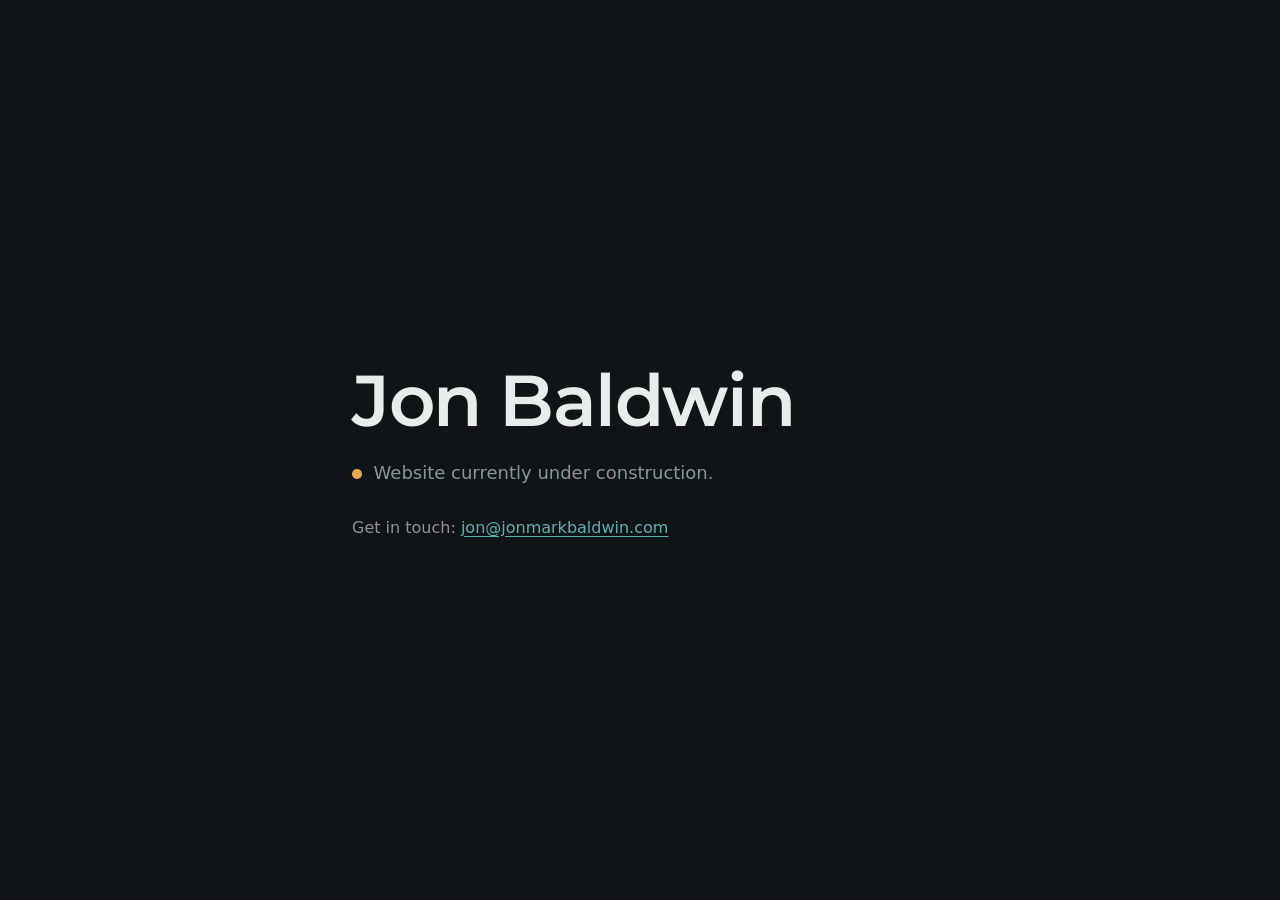
<file: index.html>
<!DOCTYPE html>
<html lang="en">
<head>
  <meta charset="UTF-8">
  <meta name="viewport" content="width=device-width, initial-scale=1">
  <title>Jon Baldwin | Under construction</title>
  <meta name="description" content="jonmarkbaldwin.com is currently under construction. Back soon.">
  <meta name="robots" content="noindex">

  <link rel="icon" href="/mark.svg" type="image/svg+xml">
  <link rel="icon" href="/favicon.ico" sizes="any">
  <link rel="apple-touch-icon" href="/apple-touch-icon.png">
  <link rel="manifest" href="/site.webmanifest">

 <link rel="preconnect" href="https://fonts.googleapis.com">
<link rel="preconnect" href="https://fonts.gstatic.com" crossorigin>
<link href="https://fonts.googleapis.com/css2?family=Montserrat:ital,wght@0,100..900;1,100..900&display=swap" rel="stylesheet">


  <style>
    :root {
      --bg: #0F1417;
      --text: #E8ECEB;
      --muted: #8A9694;
      --teal: #5CB3AD;
      --amber: #E7A94C;
    }

    * { box-sizing: border-box; margin: 0; padding: 0; }

    html, body { height: 100%; }

    body {
      background: var(--bg);
      color: var(--text);
      font-family: "Inter", system-ui, sans-serif;
      display: flex;
      align-items: center;
      justify-content: center;
      padding: 2rem;
    }

    main {
      max-width: 36rem;
      width: 100%;
    }

    .name {
      font-family: "Montserrat", sans-serif;
      font-weight: 600;
      font-size: clamp(2.5rem, 8vw, 4.5rem);
      line-height: 1.05;
      letter-spacing: -0.02em;
    }

    .status {
      margin-top: 1.25rem;
      font-size: 1.125rem;
      color: var(--muted);
      line-height: 1.5;
    }

    .status::before {
      content: "";
      display: inline-block;
      width: 0.6rem;
      height: 0.6rem;
      border-radius: 50%;
      background: var(--amber);
      margin-right: 0.75rem;
      vertical-align: middle;
    }

    a {
      color: var(--teal);
      text-underline-offset: 0.2em;
    }

    a:focus-visible {
      outline: 2px solid var(--teal);
      outline-offset: 3px;
    }

    .contact {
      margin-top: 2rem;
      font-size: 1rem;
      color: var(--muted);
    }
  </style>
</head>
<body>
  <main>
    <h1 class="name">Jon Baldwin</h1>
    <p class="status">Website currently under construction.</p>
    <p class="contact">Get in touch: <a href="mailto:jon@jonmarkbaldwin.com">jon@jonmarkbaldwin.com</a></p>
  </main>
</body>
</html>
</file>
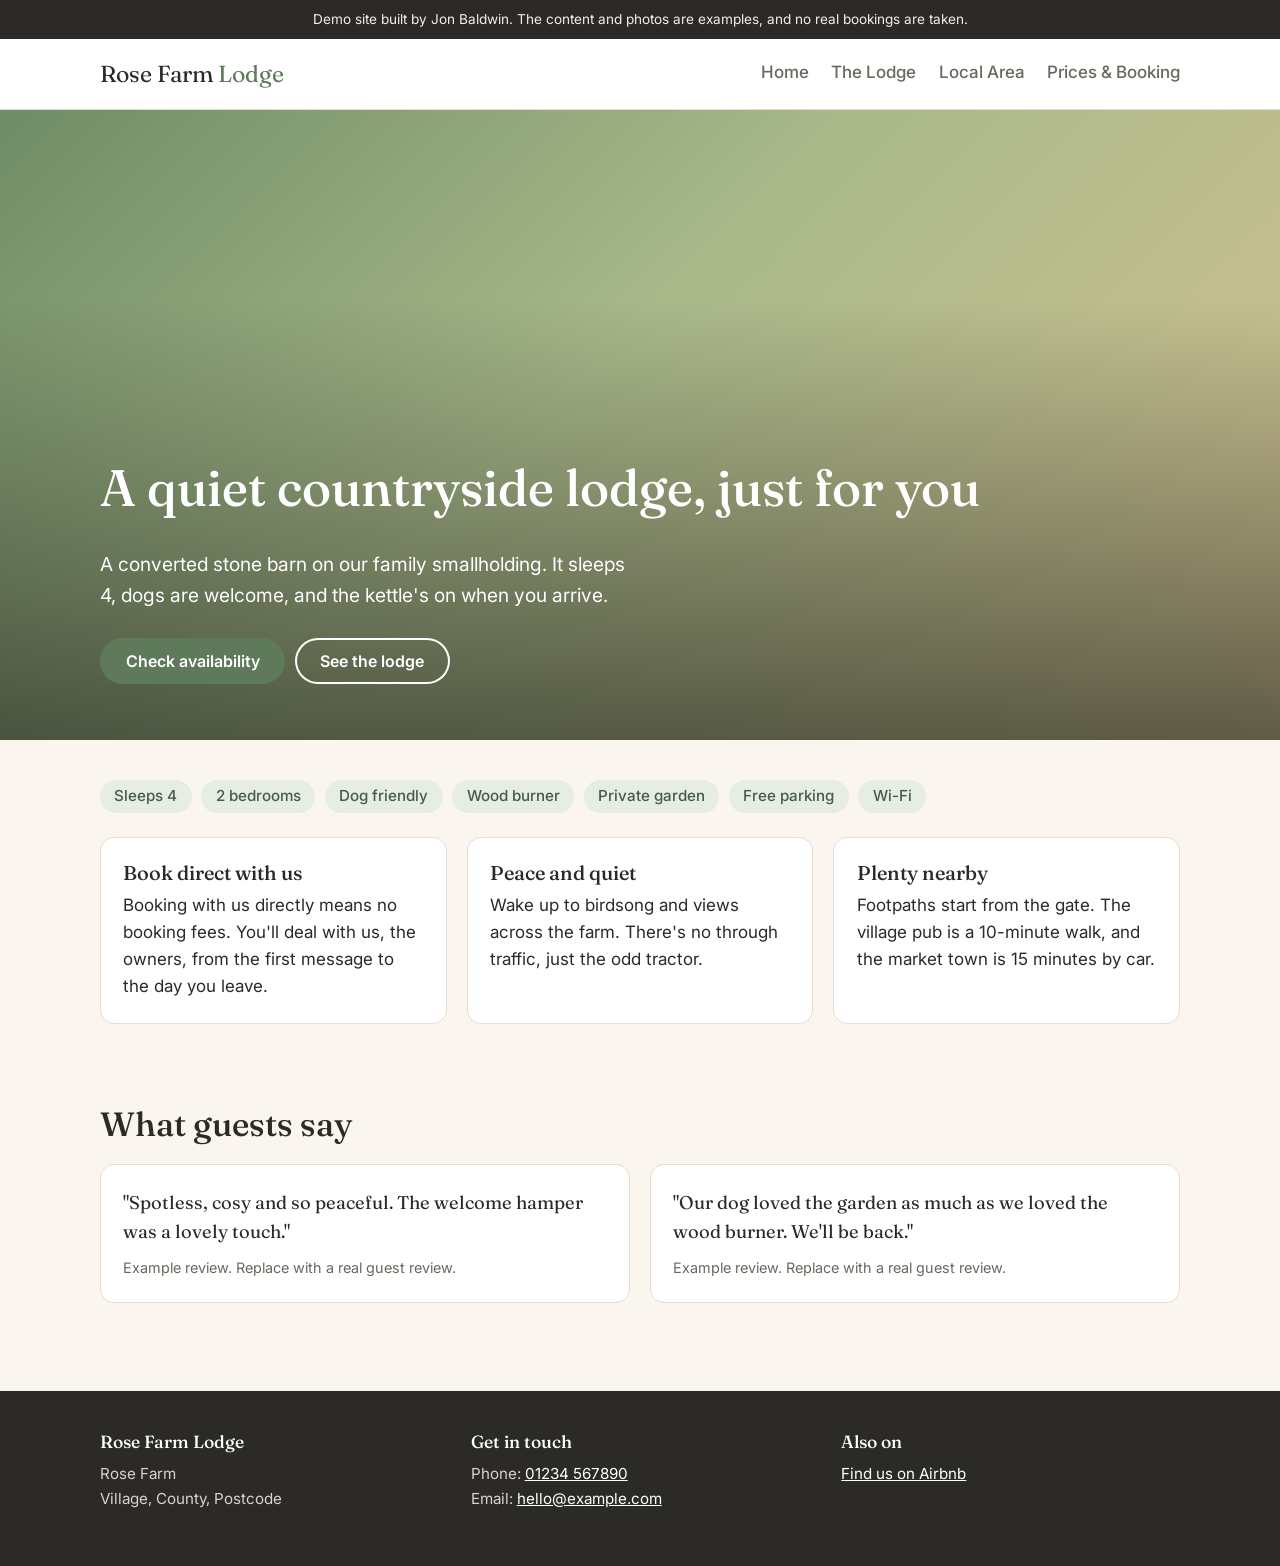
<file: lab/rose-farm-lodge/index.html>
<!DOCTYPE html>
<html lang="en-GB">
<head>
<meta charset="UTF-8">
<meta name="viewport" content="width=device-width, initial-scale=1.0">
<title>Rose Farm Lodge</title>
<meta name="description" content="Demo holiday lodge website with an availability calendar and booking request form.">
<meta name="robots" content="noindex, nofollow">
<link rel="preconnect" href="https://fonts.googleapis.com">
<link rel="preconnect" href="https://fonts.gstatic.com" crossorigin>
<link href="https://fonts.googleapis.com/css2?family=Fraunces:opsz,wght@9..144,400;9..144,500&family=Inter:wght@400;500;600&display=swap" rel="stylesheet">
<link rel="stylesheet" href="/lab/rose-farm-lodge/lodge.css">
</head>
<body data-page="home">
<!-- Page content comes from /lab/rose-farm-lodge/content/*.json (edited in Pages CMS). -->
<div class="demo-banner" id="banner"></div>
<header class="c-header" id="header"><div class="wrap"><span class="c-logo">Rose Farm <span>Lodge</span></span></div></header>
<main id="main"><noscript><section class="page-head"><div class="wrap"><p>Please turn on JavaScript to view this page.</p></div></section></noscript></main>
<footer class="c-footer" id="footer"></footer>
<script src="/lab/rose-farm-lodge/site.js"></script>
</body>
</html>
</file>
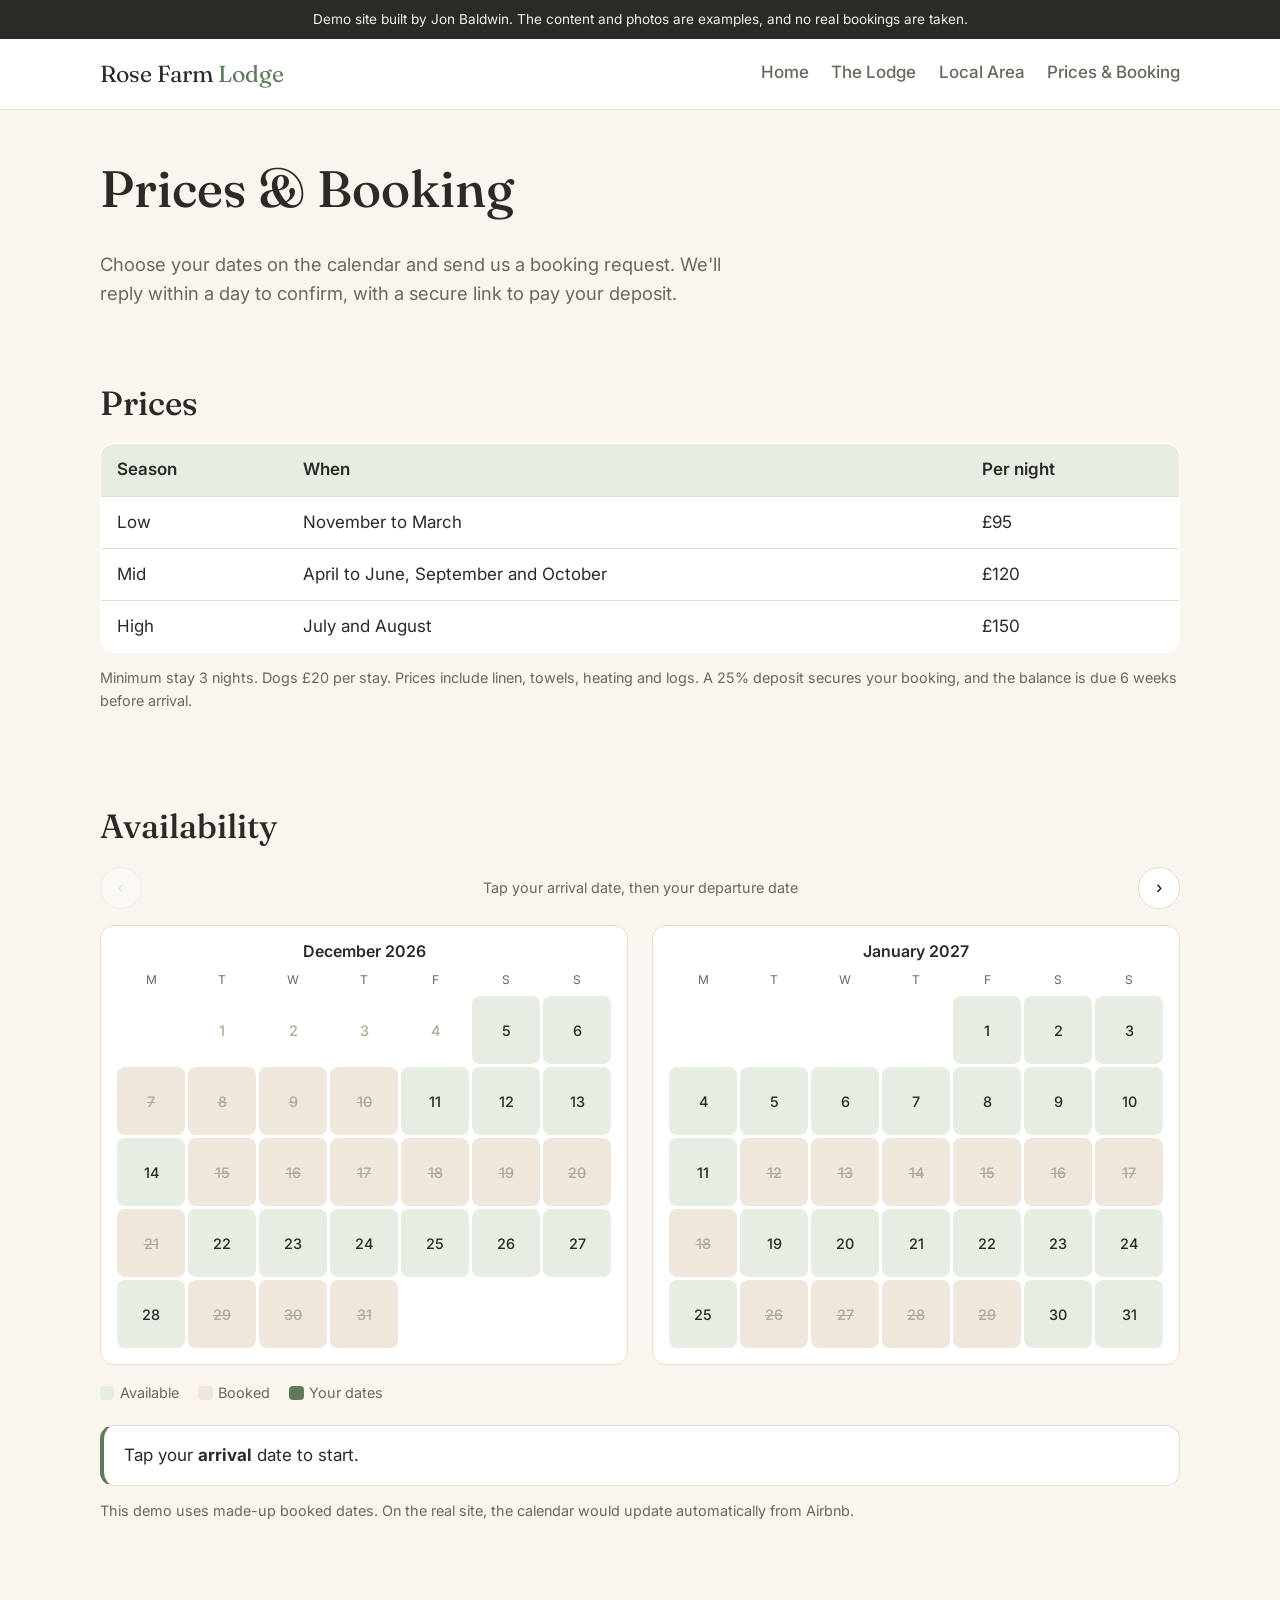
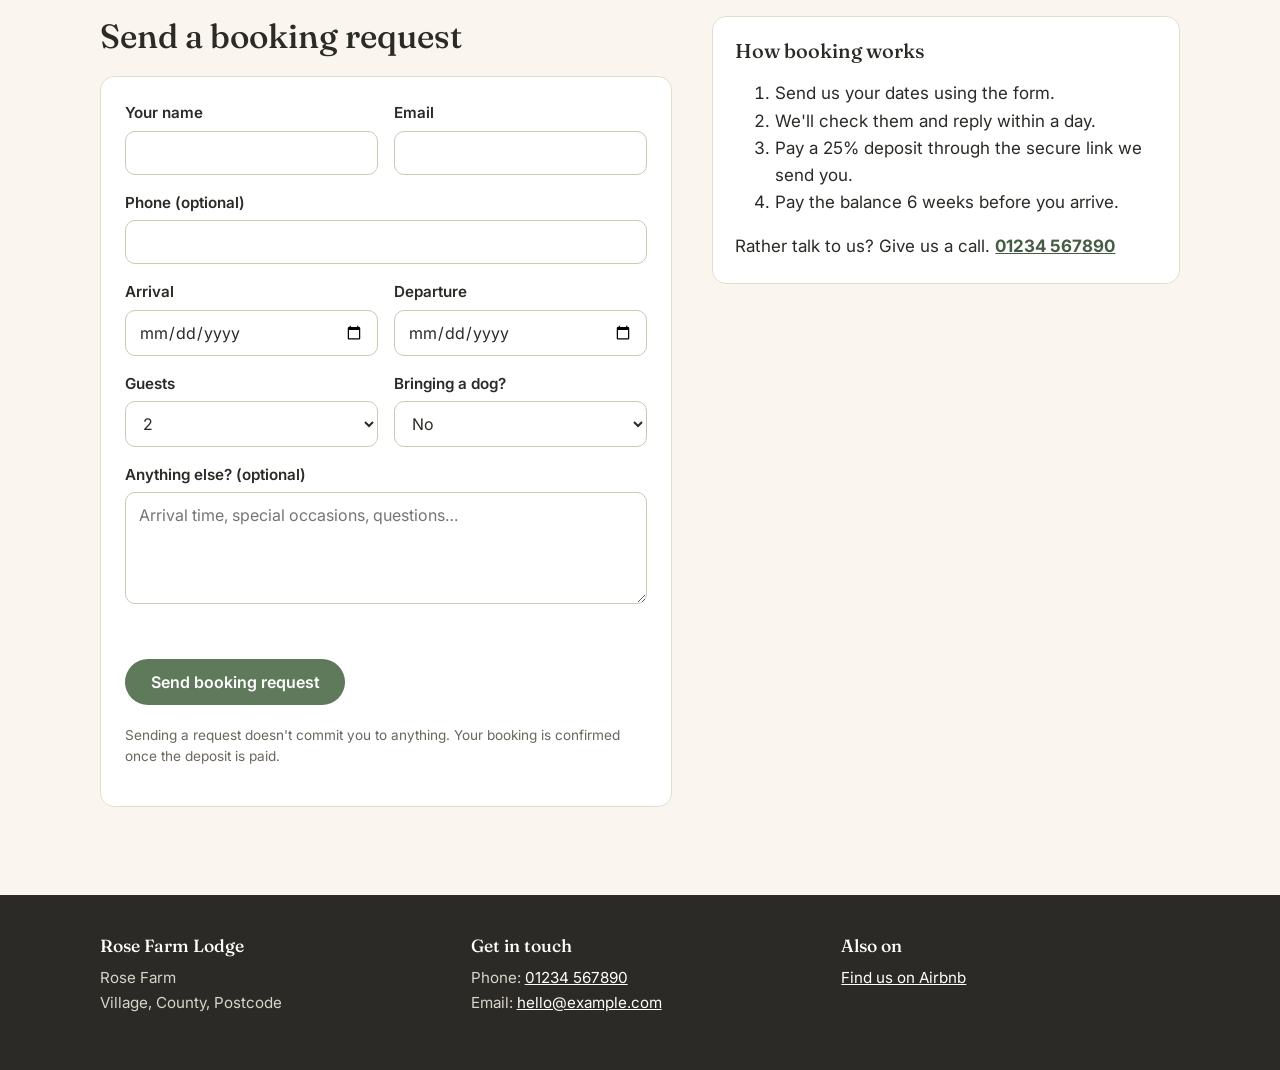
<file: lab/rose-farm-lodge/book/index.html>
<!DOCTYPE html>
<html lang="en-GB">
<head>
<meta charset="UTF-8">
<meta name="viewport" content="width=device-width, initial-scale=1.0">
<title>Prices &amp; Booking | Rose Farm Lodge</title>
<meta name="description" content="Demo holiday lodge website with an availability calendar and booking request form.">
<meta name="robots" content="noindex, nofollow">
<link rel="preconnect" href="https://fonts.googleapis.com">
<link rel="preconnect" href="https://fonts.gstatic.com" crossorigin>
<link href="https://fonts.googleapis.com/css2?family=Fraunces:opsz,wght@9..144,400;9..144,500&family=Inter:wght@400;500;600&display=swap" rel="stylesheet">
<link rel="stylesheet" href="/lab/rose-farm-lodge/lodge.css">
</head>
<body data-page="book">
<!-- Page content comes from /lab/rose-farm-lodge/content/*.json (edited in Pages CMS). -->
<div class="demo-banner" id="banner"></div>
<header class="c-header" id="header"><div class="wrap"><span class="c-logo">Rose Farm <span>Lodge</span></span></div></header>
<main id="main"><noscript><section class="page-head"><div class="wrap"><p>Please turn on JavaScript to view this page.</p></div></section></noscript></main>
<footer class="c-footer" id="footer"></footer>
<script src="/lab/rose-farm-lodge/site.js"></script>
</body>
</html>
</file>
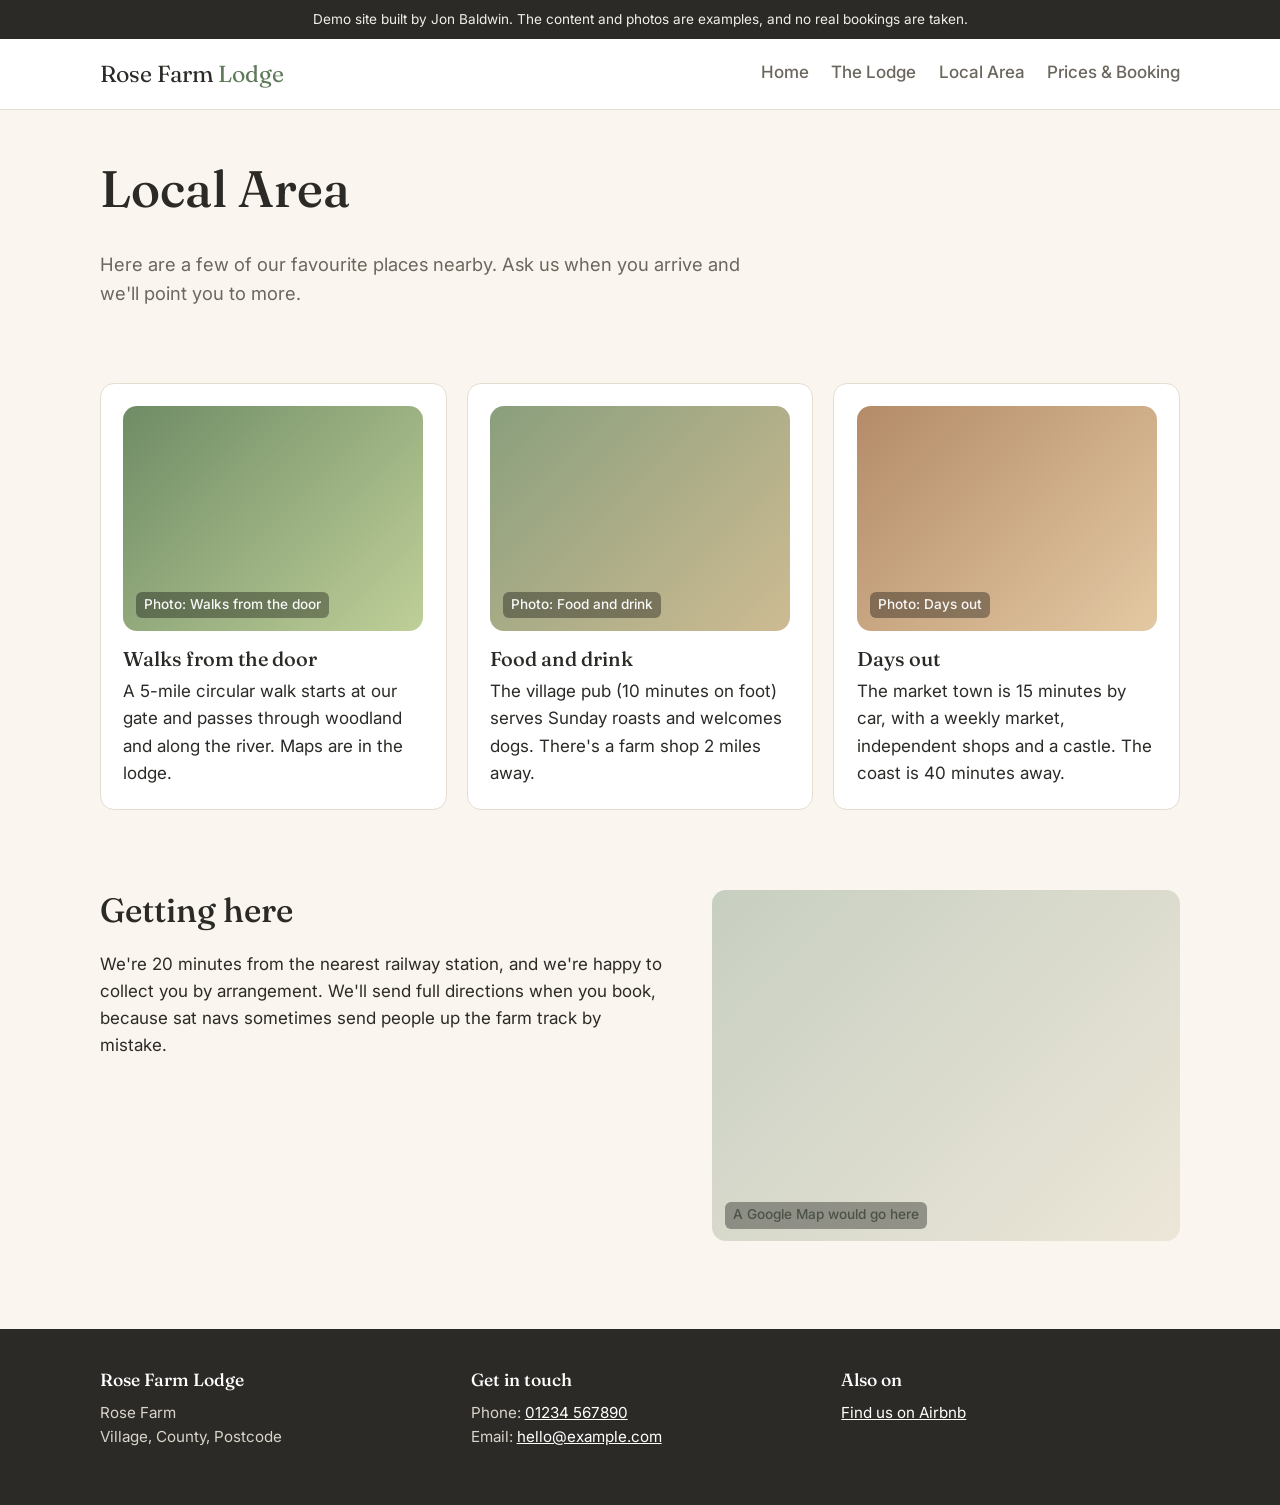
<file: lab/rose-farm-lodge/local-area/index.html>
<!DOCTYPE html>
<html lang="en-GB">
<head>
<meta charset="UTF-8">
<meta name="viewport" content="width=device-width, initial-scale=1.0">
<title>Local Area | Rose Farm Lodge</title>
<meta name="description" content="Demo holiday lodge website with an availability calendar and booking request form.">
<meta name="robots" content="noindex, nofollow">
<link rel="preconnect" href="https://fonts.googleapis.com">
<link rel="preconnect" href="https://fonts.gstatic.com" crossorigin>
<link href="https://fonts.googleapis.com/css2?family=Fraunces:opsz,wght@9..144,400;9..144,500&family=Inter:wght@400;500;600&display=swap" rel="stylesheet">
<link rel="stylesheet" href="/lab/rose-farm-lodge/lodge.css">
</head>
<body data-page="area">
<!-- Page content comes from /lab/rose-farm-lodge/content/*.json (edited in Pages CMS). -->
<div class="demo-banner" id="banner"></div>
<header class="c-header" id="header"><div class="wrap"><span class="c-logo">Rose Farm <span>Lodge</span></span></div></header>
<main id="main"><noscript><section class="page-head"><div class="wrap"><p>Please turn on JavaScript to view this page.</p></div></section></noscript></main>
<footer class="c-footer" id="footer"></footer>
<script src="/lab/rose-farm-lodge/site.js"></script>
</body>
</html>
</file>
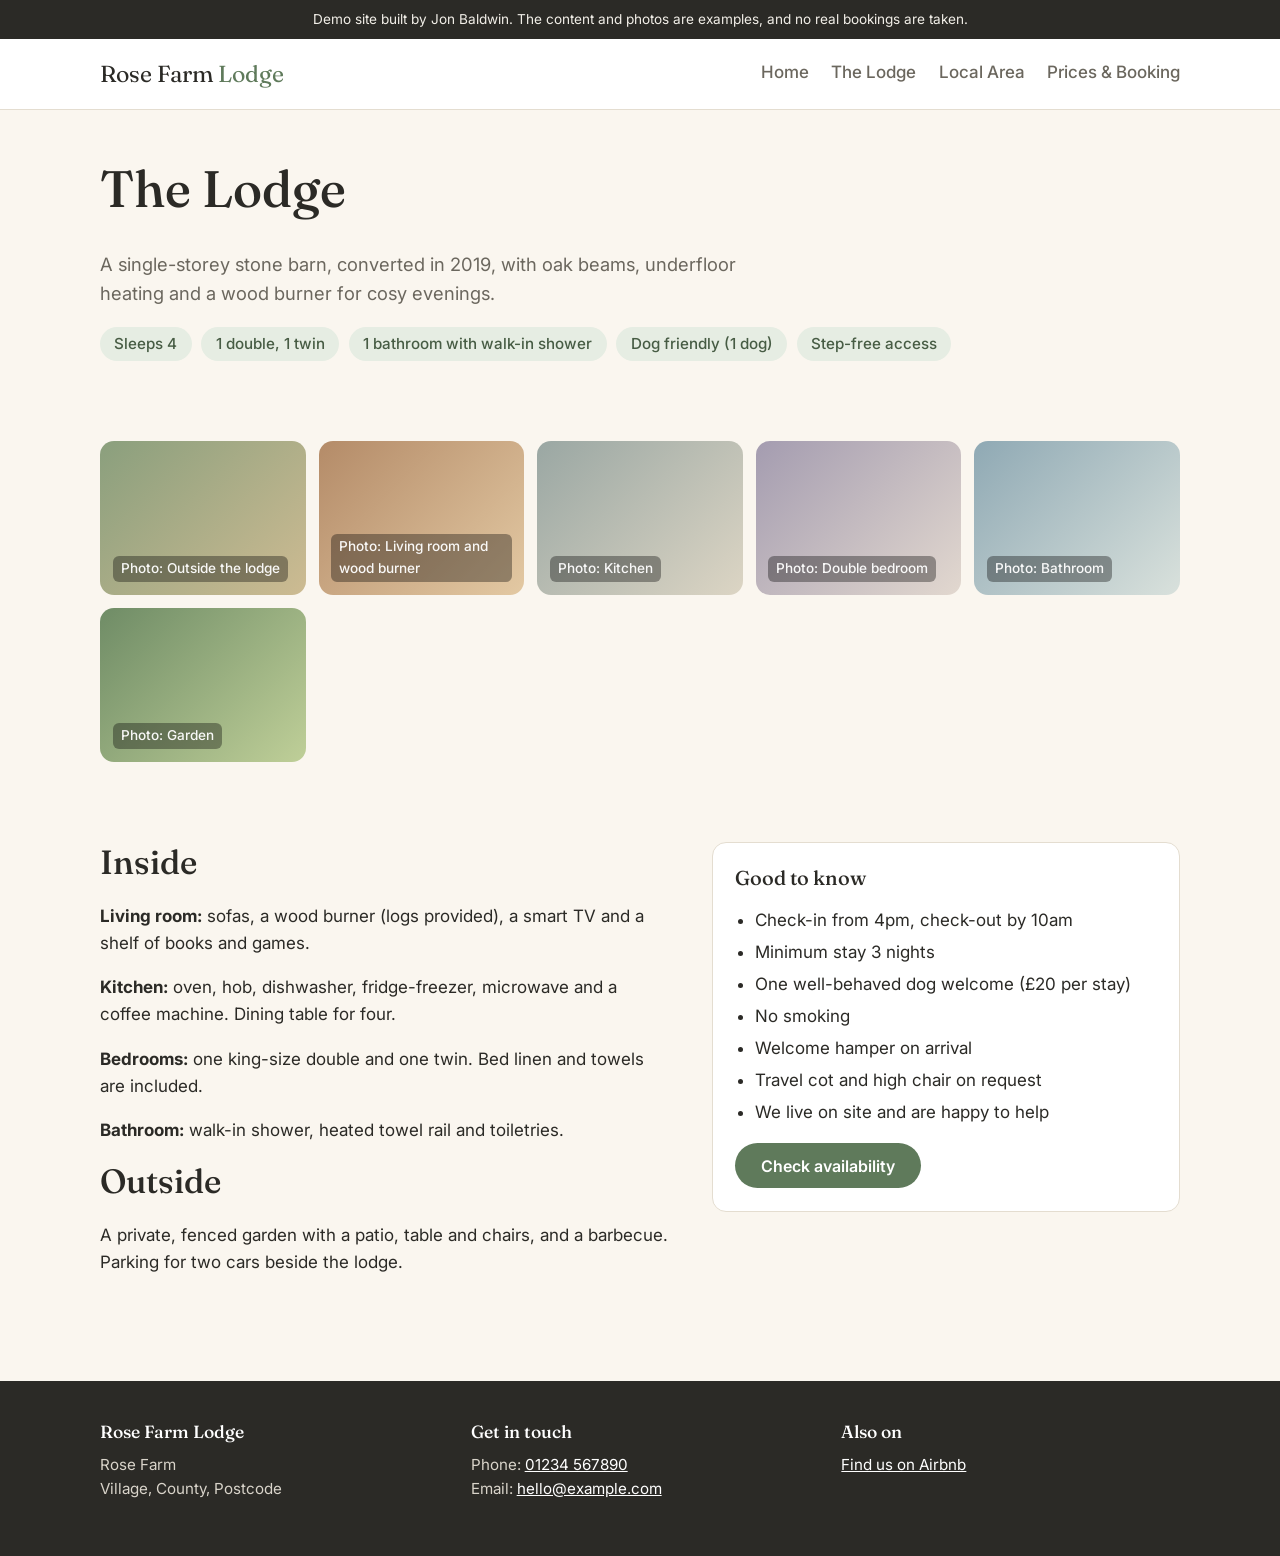
<file: lab/rose-farm-lodge/the-lodge/index.html>
<!DOCTYPE html>
<html lang="en-GB">
<head>
<meta charset="UTF-8">
<meta name="viewport" content="width=device-width, initial-scale=1.0">
<title>The Lodge | Rose Farm Lodge</title>
<meta name="description" content="Demo holiday lodge website with an availability calendar and booking request form.">
<meta name="robots" content="noindex, nofollow">
<link rel="preconnect" href="https://fonts.googleapis.com">
<link rel="preconnect" href="https://fonts.gstatic.com" crossorigin>
<link href="https://fonts.googleapis.com/css2?family=Fraunces:opsz,wght@9..144,400;9..144,500&family=Inter:wght@400;500;600&display=swap" rel="stylesheet">
<link rel="stylesheet" href="/lab/rose-farm-lodge/lodge.css">
</head>
<body data-page="lodge">
<!-- Page content comes from /lab/rose-farm-lodge/content/*.json (edited in Pages CMS). -->
<div class="demo-banner" id="banner"></div>
<header class="c-header" id="header"><div class="wrap"><span class="c-logo">Rose Farm <span>Lodge</span></span></div></header>
<main id="main"><noscript><section class="page-head"><div class="wrap"><p>Please turn on JavaScript to view this page.</p></div></section></noscript></main>
<footer class="c-footer" id="footer"></footer>
<script src="/lab/rose-farm-lodge/site.js"></script>
</body>
</html>
</file>
<file: lab/rose-farm-lodge/lodge.css>
/* Rose Farm Lodge — demo holiday-let site.
   Self-contained: does not use the main site's style.css. */

:root {
  --cream: #faf6ef;
  --paper: #ffffff;
  --ink: #2b2a26;
  --soft: #6b675e;
  --sage: #5f7a5b;
  --sage-dark: #475c44;
  --sage-light: #e6ede3;
  --clay: #c0794f;
  --line: #e4ddd0;
  --booked: #efe6dc;
  --radius: 14px;
  --serif: 'Fraunces', Georgia, serif;
  --sans: 'Inter', -apple-system, BlinkMacSystemFont, sans-serif;
}

* { box-sizing: border-box; }

html { color-scheme: light; }

body {
  margin: 0;
  background: var(--cream);
  color: var(--ink);
  font-family: var(--sans);
  font-size: 17px;
  line-height: 1.6;
}

img { max-width: 100%; display: block; }

a { color: var(--sage-dark); }

a:focus-visible, button:focus-visible, input:focus-visible,
select:focus-visible, textarea:focus-visible {
  outline: 3px solid var(--clay);
  outline-offset: 2px;
}

h1, h2, h3 {
  font-family: var(--serif);
  font-weight: 500;
  line-height: 1.2;
  margin: 0 0 0.6em;
}
h1 { font-size: clamp(2.1rem, 5vw, 3.2rem); }
h2 { font-size: clamp(1.6rem, 3.5vw, 2.1rem); }
h3 { font-size: 1.25rem; }

p { margin: 0 0 1em; }

.wrap {
  width: min(1080px, 100% - 2.5rem);
  margin-inline: auto;
}

/* Demo banner */
.demo-banner {
  background: var(--ink);
  color: #f2efe8;
  font-size: 0.85rem;
  text-align: center;
  padding: 0.55rem 1rem;
}
.demo-banner a { color: #f2efe8; }

/* Header */
.c-header {
  background: var(--paper);
  border-bottom: 1px solid var(--line);
}
.c-header .wrap {
  display: flex;
  align-items: center;
  justify-content: space-between;
  gap: 1rem;
  padding-block: 1rem;
  flex-wrap: wrap;
}
.c-logo {
  font-family: var(--serif);
  font-size: 1.45rem;
  color: var(--ink);
  text-decoration: none;
}
.c-logo span { color: var(--sage); }
.c-nav {
  display: flex;
  gap: 0.25rem 1.4rem;
  flex-wrap: wrap;
}
.c-nav a {
  color: var(--soft);
  text-decoration: none;
  font-weight: 500;
  padding: 0.25rem 0;
  border-bottom: 2px solid transparent;
}
.c-nav a:hover { color: var(--ink); }
.c-nav a[aria-current="page"] {
  color: var(--ink);
  border-bottom-color: var(--sage);
}

/* Buttons */
.btn {
  display: inline-block;
  background: var(--sage);
  color: #fff;
  border: 0;
  border-radius: 999px;
  padding: 0.8rem 1.6rem;
  font: 600 1rem var(--sans);
  text-decoration: none;
  cursor: pointer;
}
.btn:hover { background: var(--sage-dark); }
.btn[disabled] { opacity: 0.5; cursor: not-allowed; }
.btn-ghost {
  background: transparent;
  color: var(--sage-dark);
  box-shadow: inset 0 0 0 2px var(--sage);
}
.btn-ghost:hover { background: var(--sage-light); }

/* Hero */
.hero {
  position: relative;
  min-height: 70vh;
  display: grid;
  align-items: end;
  color: #fff;
  background:
    linear-gradient(180deg, rgba(30,35,28,0) 30%, rgba(30,35,28,0.65) 100%),
    var(--hero-img, linear-gradient(135deg, #7d9a72, #c9b48a));
  background-size: cover;
  background-position: center;
}
.hero .wrap { padding-block: 3rem 3.5rem; }
.hero p { font-size: 1.2rem; max-width: 34rem; }
.hero .btn { margin-right: 0.6rem; margin-top: 0.5rem; }
.hero .btn-ghost { color: #fff; box-shadow: inset 0 0 0 2px #fff; }
.hero .btn-ghost:hover { background: rgba(255,255,255,0.15); }

.page-head {
  padding-block: 3rem 1rem;
}
.page-head p { color: var(--soft); font-size: 1.15rem; max-width: 40rem; }

section.block { padding-block: 2.5rem; }

/* Cards / grids */
.grid {
  display: grid;
  gap: 1.25rem;
  grid-template-columns: repeat(auto-fit, minmax(240px, 1fr));
}
.card {
  background: var(--paper);
  border: 1px solid var(--line);
  border-radius: var(--radius);
  padding: 1.4rem;
}
.card h3 { margin-bottom: 0.35em; }
.card p:last-child { margin-bottom: 0; }

.facts {
  display: flex;
  flex-wrap: wrap;
  gap: 0.6rem;
  list-style: none;
  padding: 0;
  margin: 0 0 1.5rem;
}
.facts li {
  background: var(--sage-light);
  color: var(--sage-dark);
  border-radius: 999px;
  padding: 0.3rem 0.9rem;
  font-size: 0.95rem;
  font-weight: 500;
}

/* Photo placeholders (swap for real photos) */
.photo {
  border-radius: var(--radius);
  aspect-ratio: 4 / 3;
  background: var(--ph, linear-gradient(135deg, #9fb393, #d9c9a3));
  display: flex;
  align-items: flex-end;
  padding: 0.8rem;
  color: rgba(255,255,255,0.95);
  font-size: 0.85rem;
  font-weight: 500;
  overflow: hidden;
}
.photo span {
  background: rgba(0,0,0,0.35);
  border-radius: 6px;
  padding: 0.15rem 0.5rem;
}
.gallery {
  display: grid;
  gap: 0.8rem;
  grid-template-columns: repeat(auto-fit, minmax(200px, 1fr));
}

.two-col {
  display: grid;
  gap: 2.5rem;
  grid-template-columns: 1fr;
}
@media (min-width: 820px) {
  .two-col { grid-template-columns: 1.1fr 0.9fr; align-items: start; }
}

ul.ticks { padding-left: 1.2rem; }
ul.ticks li { margin-bottom: 0.3rem; }

/* Reviews */
blockquote {
  margin: 0;
  font-family: var(--serif);
  font-size: 1.15rem;
}
.review-by { color: var(--soft); font-size: 0.9rem; margin-top: 0.6rem; }

/* Price table */
table.prices {
  width: 100%;
  border-collapse: collapse;
  background: var(--paper);
  border: 1px solid var(--line);
  border-radius: var(--radius);
  overflow: hidden;
}
table.prices th, table.prices td {
  text-align: left;
  padding: 0.75rem 1rem;
  border-bottom: 1px solid var(--line);
}
table.prices tr:last-child td { border-bottom: 0; }
table.prices th { background: var(--sage-light); font-weight: 600; }
.small { font-size: 0.9rem; color: var(--soft); }

/* Availability calendar */
.cal-controls {
  display: flex;
  justify-content: space-between;
  align-items: center;
  margin-bottom: 1rem;
  gap: 1rem;
}
.cal-controls button {
  background: var(--paper);
  border: 1px solid var(--line);
  border-radius: 999px;
  width: 2.6rem;
  height: 2.6rem;
  font-size: 1.1rem;
  cursor: pointer;
}
.cal-controls button:disabled { opacity: 0.35; cursor: not-allowed; }
.cal-months {
  display: grid;
  gap: 1.5rem;
  grid-template-columns: repeat(auto-fit, minmax(260px, 1fr));
}
.cal-month {
  background: var(--paper);
  border: 1px solid var(--line);
  border-radius: var(--radius);
  padding: 1rem;
}
.cal-month h3 {
  font-family: var(--sans);
  font-size: 1rem;
  font-weight: 600;
  text-align: center;
  margin-bottom: 0.6rem;
}
.cal-grid {
  display: grid;
  grid-template-columns: repeat(7, 1fr);
  gap: 3px;
}
.cal-dow {
  font-size: 0.75rem;
  color: var(--soft);
  text-align: center;
  padding-bottom: 0.25rem;
}
.cal-day {
  aspect-ratio: 1;
  border: 0;
  border-radius: 8px;
  background: var(--sage-light);
  color: var(--ink);
  font: 500 0.9rem var(--sans);
  cursor: pointer;
  padding: 0;
}
.cal-day:hover:not(:disabled) { box-shadow: inset 0 0 0 2px var(--sage); }
.cal-day:disabled {
  background: var(--booked);
  color: #b3a998;
  text-decoration: line-through;
  cursor: not-allowed;
}
.cal-day.past { background: transparent; text-decoration: none; }
.cal-day.in-range { background: #c9d8c4; }
.cal-day.selected { background: var(--sage); color: #fff; }
.cal-empty { aspect-ratio: 1; }

.legend {
  display: flex;
  gap: 1.2rem;
  flex-wrap: wrap;
  font-size: 0.9rem;
  color: var(--soft);
  margin-top: 1rem;
}
.legend i {
  display: inline-block;
  width: 0.9rem;
  height: 0.9rem;
  border-radius: 4px;
  vertical-align: -2px;
  margin-right: 0.35rem;
}

.selection {
  margin-top: 1.25rem;
  background: var(--paper);
  border: 1px solid var(--line);
  border-left: 4px solid var(--sage);
  border-radius: var(--radius);
  padding: 1rem 1.25rem;
}
.selection.warn { border-left-color: var(--clay); }

/* Form */
form.enquiry {
  background: var(--paper);
  border: 1px solid var(--line);
  border-radius: var(--radius);
  padding: 1.5rem;
  display: grid;
  gap: 1rem;
}
.row2 {
  display: grid;
  gap: 1rem;
  grid-template-columns: repeat(auto-fit, minmax(170px, 1fr));
}
label { display: block; font-weight: 600; font-size: 0.95rem; margin-bottom: 0.3rem; }
input, select, textarea {
  width: 100%;
  font: 1rem var(--sans);
  padding: 0.7rem 0.8rem;
  border: 1px solid #cfc6b6;
  border-radius: 10px;
  background: #fff;
  color: var(--ink);
}
textarea { min-height: 7rem; resize: vertical; }
.hint { font-size: 0.85rem; color: var(--soft); margin-top: 0.25rem; }
.error { color: #a3402a; font-size: 0.9rem; margin: 0; }

.thanks {
  background: var(--paper);
  border: 1px solid var(--line);
  border-left: 4px solid var(--sage);
  border-radius: var(--radius);
  padding: 1.5rem;
}
.demo-note {
  background: #fff7e8;
  border: 1px dashed var(--clay);
  border-radius: 10px;
  padding: 0.8rem 1rem;
  font-size: 0.9rem;
  margin-top: 1rem;
}

/* Footer */
.c-footer {
  margin-top: 3rem;
  background: var(--ink);
  color: #d9d4ca;
  padding-block: 2.5rem;
  font-size: 0.95rem;
}
.c-footer a { color: #fff; }
.c-footer .grid { gap: 2rem; }
.c-footer h3 { color: #fff; font-size: 1.1rem; }

/* Real photos (added through Pages CMS) */
.photo.has-img {
  position: relative;
  margin: 0;
  padding: 0;
}
.photo.has-img img {
  width: 100%;
  height: 100%;
  object-fit: cover;
}
.photo.has-img figcaption {
  position: absolute;
  left: 0.8rem;
  bottom: 0.8rem;
  background: rgba(0,0,0,0.45);
  color: #fff;
  border-radius: 6px;
  padding: 0.15rem 0.5rem;
  font-size: 0.85rem;
}

iframe.map {
  width: 100%;
  aspect-ratio: 4 / 3;
  border: 0;
  border-radius: var(--radius);
}
</file>
